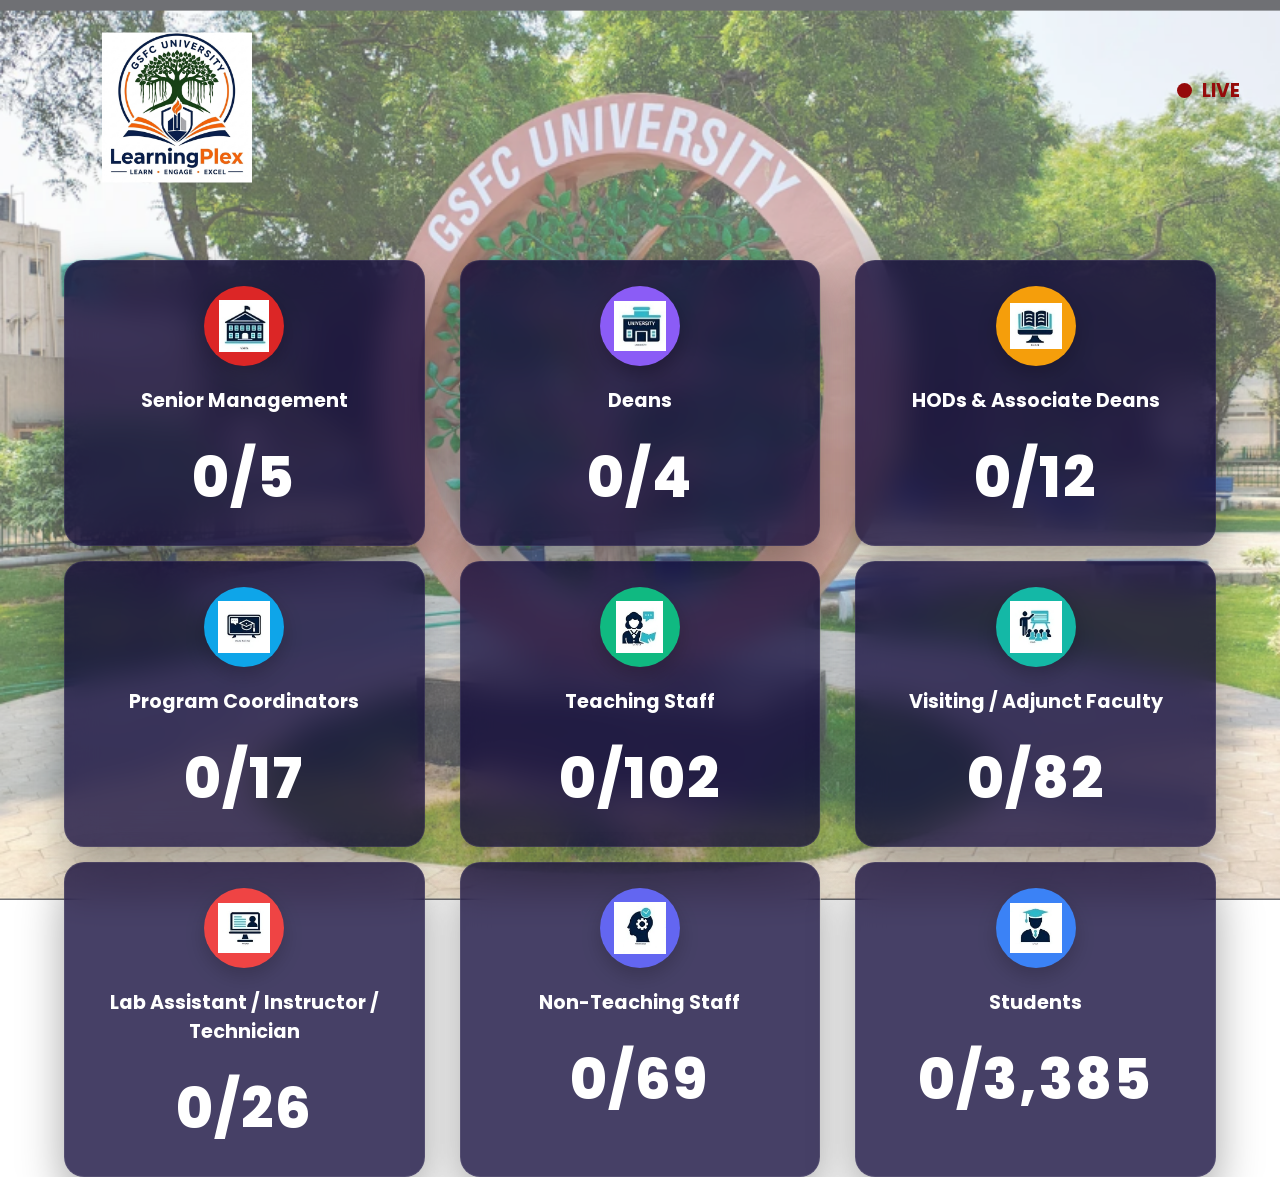
<file: index.html>
<!DOCTYPE html>
<html lang="en">

<head>

    <meta charset="UTF-8">
    <meta name="viewport" content="width=device-width, initial-scale=1.0">

    <title>Dashboard Guideplex</title>

    <!-- Google Font -->
    <link rel="preconnect" href="https://fonts.googleapis.com">
    <link rel="preconnect" href="https://fonts.gstatic.com" crossorigin>

    <link href="https://fonts.googleapis.com/css2?family=Poppins:wght@300;400;500;600;700;800&display=swap"
        rel="stylesheet">

    <!-- Bootstrap Icons -->
    <link rel="stylesheet"
href="https://cdn.jsdelivr.net/npm/bootstrap-icons@1.11.3/font/bootstrap-icons.min.css">

    <!-- CSS -->
    <link rel="stylesheet" href="css/style.css">

</head>

<body>


    <header>

        <div class="logo-background">

            

            <img src="assets/logo.png" alt="University Logo" class="logo">

          

        </div>

        <div class="live-status">

            <span class="live-dot"></span>

            <h3>LIVE</h3>

        </div>

    </header>

    <!-- Cards -->

    <main class="dashboard" id="dashboardPage">

    <div class="card authority" data-group="authority">
        <div class="icon-circle"><img src="assets/authority.jpeg" alt=""></div>
        <h2>Senior Management</h2>
        <h3 id="authority-count">0/5</h3>
    </div>

    <div class="card deans" data-group="deans">
        <div class="icon-circle"><img src="assets/dean.jpeg" alt=""></div>
        <h2>Deans</h2>
        <h3 id="deans-count">0/4</h3>
    </div>

    <div class="card hods" data-group="hods">
        <div class="icon-circle"><img src="assets/hod.jpeg" alt=""></div>
        <h2>HODs & Associate Deans</h2>
        <h3 id="hods-count">0/12</h3>
    </div>

    <div class="card pcs" data-group="pcs">
        <div class="icon-circle"><img src="assets/pc.jpeg" alt=""></div>
        <h2>Program Coordinators</h2>
        <h3 id="pcs-count">0/17</h3>
    </div>

    <div class="card faculty" data-group="faculty" >
        <div class="icon-circle"><img src="assets/faculty.jpeg" alt=""></div>
        <h2>Teaching Staff</h2>
        <h3 id="faculty-count">0/102</h3>
    </div>

    <div class="card visiting" data-group="visiting">
        <div class="icon-circle"><img src="assets/visiting.jpeg" alt=""></div>
        <h2>Visiting / Adjunct Faculty</h2>
        <h3 id="visiting-count">0/82</h3>
    </div>

    <div class="card lab" data-group="lab">
        <div class="icon-circle"><img src="assets/lab.jpeg" alt=""></div>
        <h2>Lab Assistant / Instructor / Technician</h2>
        <h3 id="lab-count">0/26</h3>
    </div>

    <div class="card nonteaching" data-group="staff">
        <div class="icon-circle"><img src="assets/staff.jpeg" alt=""></div>
        <h2>Non-Teaching Staff</h2>
        <h3 id="staff-count">0/69</h3>
    </div>

    <div class="card students" data-group="students">
        <div class="icon-circle"><img src="assets/student.jpeg" alt=""></div>
        <h2>Students</h2>
        <h3 id="students-count">0/3,385</h3>
    </div>

</main>

    <script src="js/app.js"></script>

</body>

</html>
</file>
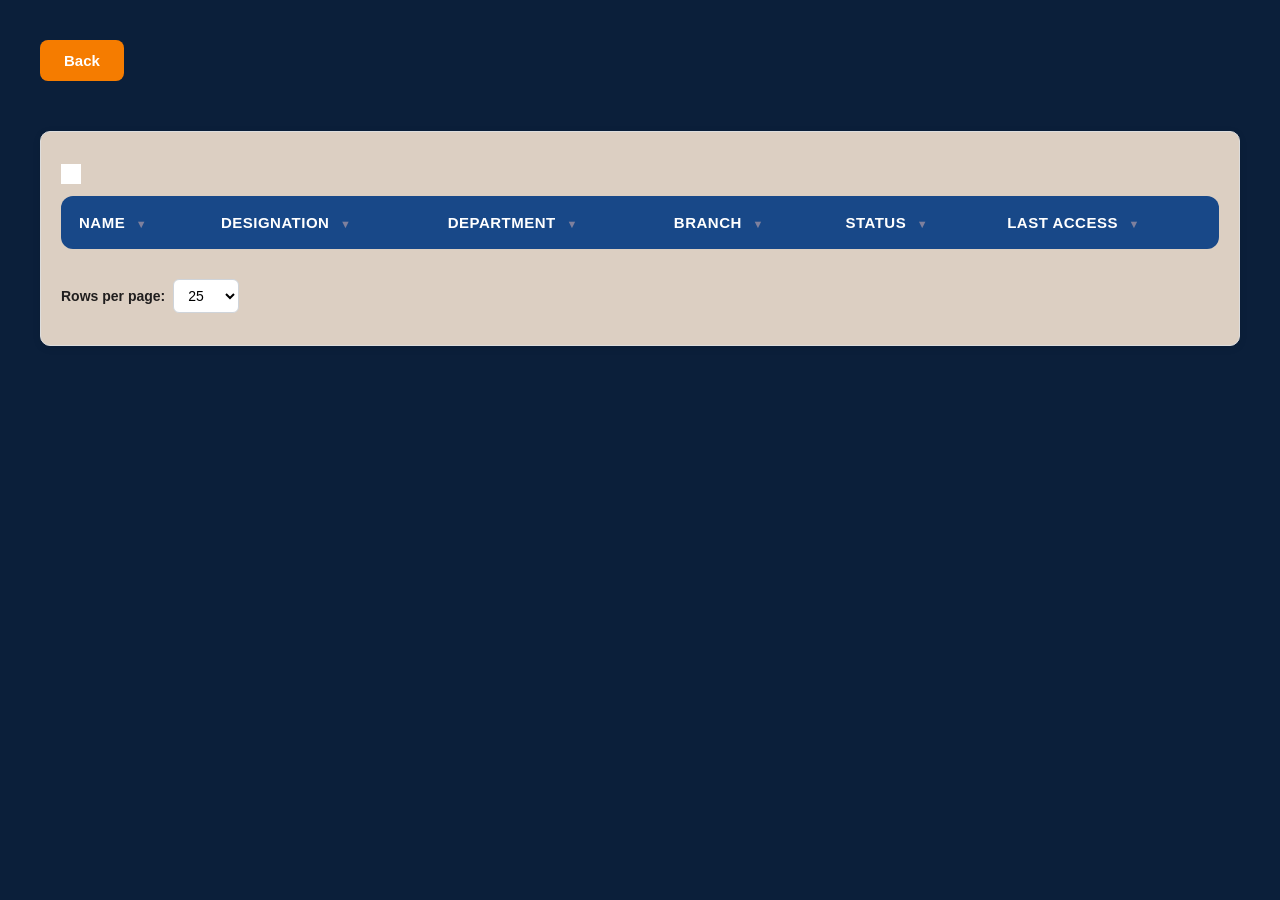
<file: details.html>
<!doctype html>
<html>
<head>
    <meta charset="UTF-8">
    <title>Details</title>
    <link rel="stylesheet" href="css/details.css" />
</head>

<body>

    <button id="backBtn">Back</button>

    <h2 id="tableTitle"></h2>
 <div class="table-box">
  <div class="table-toolbar">
    <div id="recordCount" class="recordCount" style="background-color: #fff;padding: 10px;"></div>

    <button id="clearAllFilters" class="clear-all-btn" style="display:none;">
        Clear All Filters
    </button>
</div>
    <!-- Search, Filter & Sort -->
   

    <table id="userTable">
        <thead>
    <tr>
        <th data-column="name">
            Name <span class="filter-icon">▼</span>
        </th>

        <th data-column="designation">
            Designation <span class="filter-icon">▼</span>
        </th>

        <th data-column="department">
            Department <span class="filter-icon">▼</span>
        </th>

        <th data-column="branch">
            Branch <span class="filter-icon">▼</span>
        </th>

        <th data-column="status">
            Status <span class="filter-icon">▼</span>
        </th>

        <th data-column="lastAccess">
            Last Access <span class="filter-icon">▼</span>
        </th>
    </tr>
</thead>

        <tbody></tbody>
    </table>
        <div class="pagination-container">

    <div class="rows-per-page">

        <b>Rows per page:</b>

        <select id="rowsPerPage">

            <option value="10">
                10
            </option>

            <option value="25" selected>
                25
            </option>

            <option value="50">
                50
            </option>

            <option value="100">
                100
            </option>

        </select>

    </div>

    <div id="pagination"></div>
</div>  
    <div id="filterMenu" class="filter-menu hidden"></div>


    <script src="js/details.js"></script>

</body>
</html>
</file>
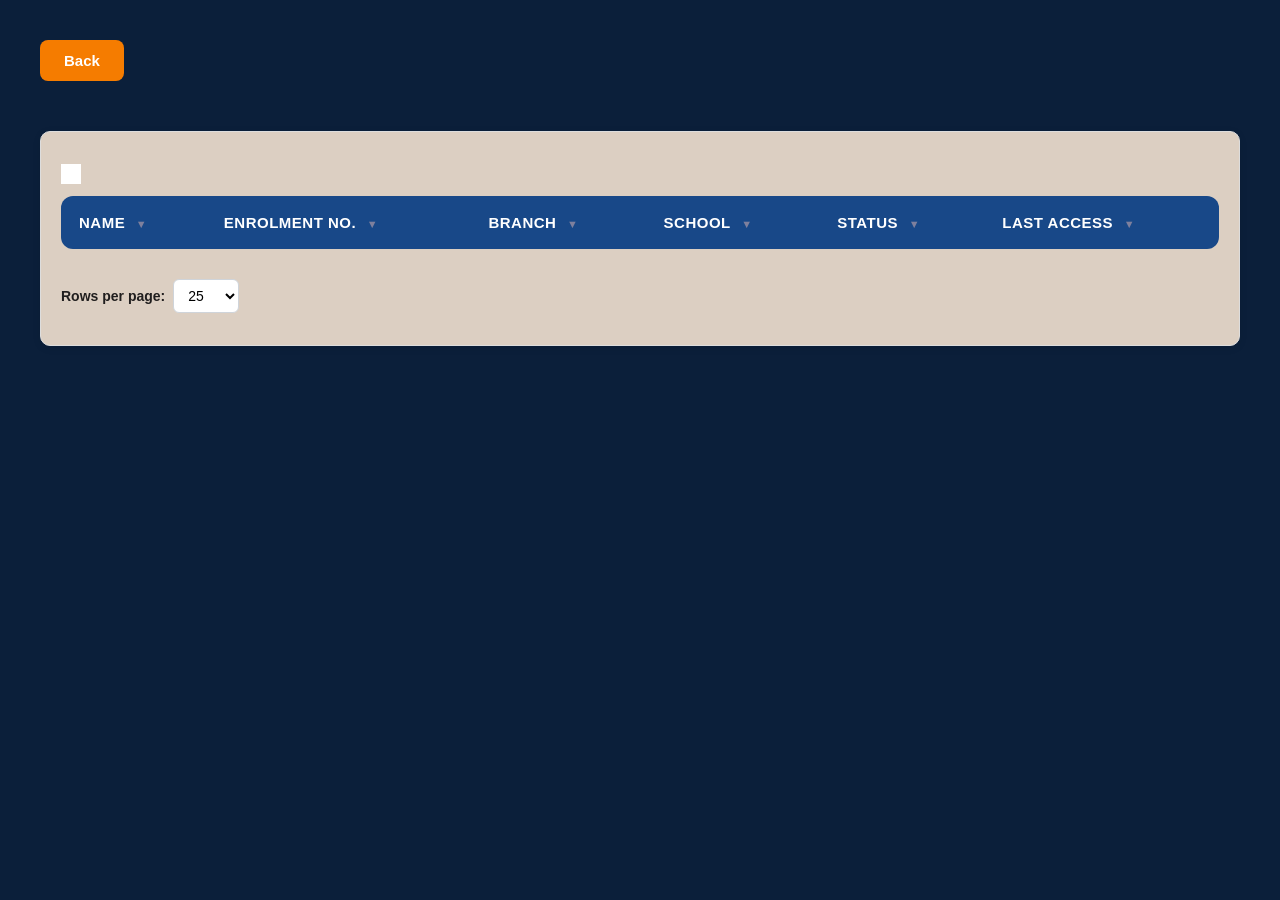
<file: details2.html>
<!doctype html>
<html>
  <head>
    <meta charset="UTF-8" />
    <title>Details</title>
    <link rel="stylesheet" href="css/details.css" />
  </head>

  <body>
    <button id="backBtn">Back</button>

    <h2 id="tableTitle"></h2>
    <div class="table-box">
      <div class="table-toolbar">
        <div
          id="recordCount"
          class="recordCount"
          style="background-color: #fff; padding: 10px"
        ></div>

        <button
          id="clearAllFilters"
          class="clear-all-btn"
          style="display: none"
        >
          Clear All Filters
        </button>
      </div>

      <table id="userTable">
        <thead>
          <tr>
            <th data-column="name">Name <span class="filter-icon">▼</span></th>

            <th data-column="enrolmentNo">
              Enrolment No. <span class="filter-icon">▼</span>
            </th>

            <th data-column="branch">
              Branch <span class="filter-icon">▼</span>
            </th>

            <th data-column="school">
              School <span class="filter-icon">▼</span>
            </th>

            <th data-column="status">
              Status <span class="filter-icon">▼</span>
            </th>

            <th data-column="lastAccess">
              Last Access <span class="filter-icon">▼</span>
            </th>
          </tr>
        </thead>

        <tbody></tbody>
      </table>
      <div class="pagination-container">
        <div class="rows-per-page">
          <b>Rows per page:</b>

          <select id="rowsPerPage">
            <option value="10">10</option>

            <option value="25" selected>25</option>

            <option value="50">50</option>

            <option value="100">100</option>
          </select>
        </div>

        <div id="pagination"></div>
      </div>
    </div>
    <div id="filterMenu" class="filter-menu hidden"></div>

    <script src="js/details2.js"></script>
  </body>
</html>
</file>
<file: css/style.css>
/* ===========================
   GOOGLE FONT
=========================== */

* {
  margin: 0;
  padding: 0;
  box-sizing: border-box;
}
body {
  font-family: "Poppins", sans-serif;
  color: #fff;
  max-height: 100vh;
  overflow-x: hidden;
  position: relative;
}
body::before {
  content: "";
  position: fixed;
  inset: 0;

  background: url("../assets/background.png") center center / cover no-repeat;

  opacity: 0.65; /* Change this value */

  z-index: -2;
}

/* ===========================
   BACKGROUND GLOW
=========================== */

.background-glow {
  position: fixed;
  width: 700px;
  height: 700px;
  background: #2563eb25;
  border-radius: 50%;
  filter: blur(140px);
  top: -250px;
  right: -250px;
  z-index: -1;
}

/* ===========================
   HEADER
=========================== */

header {
  position: relative;
  display: flex;
  justify-content: flex-end; /* Keeps LIVE on the right */
  padding: 25px 40px;
  height: 180px;
}

.logo {
  position: absolute;
  left: 8%;
  transform: translatey(5%);
  width: 150px;
  height: 150px;
  object-fit: contain;
}

/* ===========================
   LIVE
=========================== */

.live-status {
  display: flex;
  align-items: center;
  gap: 10px;
  font-weight: 800;
  color: #950b0b;
}

.live-dot {
  width: 15px;
  height: 15px;
  background: #950b0b;
  border-radius: 50%;
  animation: pulse 1.4s infinite;
}

@keyframes pulse {
  0% {
    transform: scale(1);
    opacity: 1;
  }

  50% {
    transform: scale(1.6);
    opacity: 0.4;
  }

  100% {
    transform: scale(1);
    opacity: 1;
  }
}

/* ===========================
   DASHBOARD
=========================== */

.dashboard {
  width: 90%;
  margin: 100px auto;

  display: grid;
  grid-template-columns: repeat(3, 1fr);
  gap: 35px;
}

.card {
  background: rgba(9, 1, 51, 0.75);
  backdrop-filter: blur(15px);

  border: 1px solid rgba(255, 255, 255, 0.08);
  margin-top: -20px;
  border-radius: 20px;

  padding: 25px;

  text-align: center;

  box-shadow: 0 20px 45px rgba(0, 0, 0, 0.35);
}

.card {
  animation: floatCard 6s ease-in-out infinite;
}

@keyframes floatCard {
  0% {
    transform: translateY(0px);
  }

  50% {
    transform: translateY(-6px);
  }

  100% {
    transform: translateY(0px);
  }
}
.students {
  animation-delay: 0s;
}

.deans {
  animation-delay: 1s;
}

.faculty {
  animation-delay: 2s;
}

.icon-circle {
  width: 80px;
  height: 80px;
  border-radius: 50%;
  background: #ffffff;
  display: flex;
  align-items: center;
  justify-content: center;
  margin: 0 auto 20px;
  box-shadow: 0 8px 20px rgba(0, 0, 0, 0.2);
}

.icon-circle img {
  width: 52px;
  height: 52px;
  object-fit: contain;
}

.deans .icon-circle {
  background: #8b5cf6;
}

.faculty .icon-circle {
  background: #10b981;
}

.students .icon-circle {
  background: #3b82f6;
}

/* Colors */

.students i {
  color: #3b82f6;
}

.deans i {
  color: #8b5cf6;
}

.faculty i {
  color: #10b981;
}

.card h2 {
  font-size: 1.2rem;

  margin-bottom: 20px;
}

.card h3 {
  font-size: 3.5rem;

  font-weight: 800;

  letter-spacing: 2px;
}

.card p {
  color: #bfc9d4;

  letter-spacing: 1px;
}

/* ===========================
   TOTAL
=========================== */

.total-section {
  width: 90%;

  margin: auto;

  text-align: center;

  padding: 45px;

  background: rgba(255, 255, 255, 0.05);

  border-radius: 22px;

  border: 1px solid rgba(255, 255, 255, 0.08);
}

.total-section h2 {
  color: #bfc9d4;

  margin-bottom: 15px;
}

.total-section h1 {
  font-size: 5rem;

  color: #22c55e;
}

/* ===========================
   FOOTER
=========================== */

footer {
  text-align: center;

  padding: 35px;

  color: #bfc9d4;
}

/* ===========================
   RESPONSIVE
=========================== */

@media (max-width: 992px) {
  .dashboard {
    grid-template-columns: 1fr;
  }

  header {
    flex-direction: column;

    gap: 25px;

    text-align: center;
  }

  .logo-section {
    flex-direction: column;
  }
}

.quote-footer {
  width: 100%;
  margin-top: -60px;
  justify-content: center;
  padding-bottom: 30px;
}

.quote {
  color: #000000;
  font-size: 2rem;
  font-weight: 350;
  line-height: 1.6;
  letter-spacing: 1px;
}

.quote strong {
  font-weight: 700;
}

.author {
  margin-top: 20px;
  text-align: right;
  font-size: 2rem;
  font-weight: 600;
  color: #222;
}
.authority .icon-circle {
  background: #dc2626;
}
.deans .icon-circle {
  background: #8b5cf6;
}
.hods .icon-circle {
  background: #f59e0b;
}
.pcs .icon-circle {
  background: #0ea5e9;
}
.faculty .icon-circle {
  background: #10b981;
}
.visiting .icon-circle {
  background: #14b8a6;
}
.lab .icon-circle {
  background: #ef4444;
}
.nonteaching .icon-circle {
  background: #6366f1;
}
.students .icon-circle {
  background: #3b82f6;
}

.card {
  cursor: pointer;
}
</file>
<file: css/details.css>
/* ---------- Reset ---------- */

* {
  margin: 0;
  padding: 0;
  box-sizing: border-box;
}

body {
  font-family: "Segoe UI", Tahoma, Geneva, Verdana, sans-serif;
  background: #0b1f3a;
  min-height: 100vh;
  padding: 40px;
}

/* ---------- Container ---------- */

.details-container {
  width: 95%;
  max-width: 1400px;
  margin: auto;
  background: #ffffff;
  border-radius: 18px;
  padding: 35px;
  box-shadow: 0 18px 45px rgba(0, 0, 0, 0.25);
}

/* ---------- Back Button ---------- */

#backBtn {
  background: #f57c00;
  color: #fff;
  border: none;
  padding: 12px 24px;
  border-radius: 8px;
  font-size: 15px;
  font-weight: 600;
  cursor: pointer;
  transition: 0.3s;
}

#backBtn:hover {
  background: #e65100;
  transform: translateY(-2px);
  box-shadow: 0 8px 20px rgba(245, 124, 0, 0.35);
}

/* ---------- Page Title ---------- */

#tableTitle {
  text-align: center;
  margin: 20px 0 30px;
  color: #d6dee8;
  font-size: 34px;
  font-weight: 700;
  letter-spacing: 1px;
  margin-bottom: 50px;
}

/* ---------- Table ---------- */

#userTable {
  width: 100%;
  border-collapse: collapse;
  border-radius: 12px;
  overflow: hidden;
}

/* Header */

#userTable thead {
  background: #184888;
}

#userTable th {
  color: #fff;
  padding: 18px;
  text-align: left;
  font-size: 15px;
  text-transform: uppercase;
  letter-spacing: 0.5px;
}

/* Body */

#userTable td {
  padding: 16px;
  color: #222;
  border-bottom: 1px solid #e8e8e8;
  font-size: 15px;
}

/* Zebra Rows */

#userTable tbody tr:nth-child(even) {
  background: #fff7f0;
}

#userTable tbody tr:nth-child(odd) {
  background: #ffffff;
}

/* Hover */

#userTable tbody tr:hover {
  background: #ffe0b2;
  transition: 0.25s;
}

/* Status */

.status {
  width: 14px;
  height: 14px;
  display: inline-block;
  border-radius: 50%;
}

.online {
  background: #2ecc71;
  box-shadow: 0 0 8px rgba(46, 204, 113, 0.6);
}

.offline {
  background: #e53935;
  box-shadow: 0 0 8px rgba(229, 57, 53, 0.6);
}

/* ---------- Responsive ---------- */

@media (max-width: 900px) {
  body {
    padding: 15px;
  }

  .details-container {
    padding: 18px;
  }

  #userTable {
    display: block;
    overflow-x: auto;
    white-space: nowrap;
  }
}

/* Filter icon */
.filter-icon {
    font-size: 11px;
    margin-left: 6px;
    color: #7e809d;
    transition: color 0.2s;
}

#userTable th:hover .filter-icon {
    color: #0d6efd;
}

/* Clickable header */
#userTable th {
    position: relative;
    cursor: pointer;
    user-select: none;
}

/* Popup */
.filter-menu {
    position: absolute;
    width: 260px;
    background: #fff;
    border: 1px solid #ddd;
    border-radius: 10px;
    box-shadow: 0 10px 30px rgba(44, 120, 191, 0.15);
    padding: 12px;
    z-index: 1000;
    animation: popup .18s ease;
}

/* Popup animation */
@keyframes popup {
    from{
        opacity:0;
        transform:translateY(-8px) scale(.98);
    }
    to{
        opacity:1;
        transform:translateY(0) scale(1);
    }
}

/* Hide popup */
.hidden{
    display:none;
}

/* Search box */
.filter-menu input[type="text"]{
    width:100%;
    padding:8px 10px;
    border:1px solid #d0d7de;
    border-radius:6px;
    outline:none;
    font-size:14px;
    margin-bottom:10px;
}

.filter-menu input[type="text"]:focus{
    border-color:#0d6efd;
    box-shadow:0 0 0 3px rgba(13,110,253,.15);
}

/* Values list */
.filter-values{
    max-height:220px;
    overflow-y:auto;
    margin-bottom:10px;
    border:1px solid #eee;
    border-radius:6px;
}

/* Scrollbar */
.filter-values::-webkit-scrollbar{
    width:8px;
}

.filter-values::-webkit-scrollbar-thumb{
    background:#ccc;
    border-radius:10px;
}

.filter-values::-webkit-scrollbar-thumb:hover{
    background:#999;
}

/* Each item */
.filter-item{
    display:flex;
    align-items:center;
    gap:8px;
    padding:7px 10px;
    cursor:pointer;
    transition:.2s;
}

.filter-item:hover{
    background:#f5f8ff;
}

/* Select all row */
.filter-values > label:first-child{
    display:flex;
    align-items:center;
    gap:8px;
    padding:8px 10px;
    font-weight:600;
}

/* Divider */
.filter-menu hr{
    border:none;
    border-top:1px solid #eee;
    margin:10px 0;
}

/* Buttons */
.filter-menu button{
    width:100%;
    padding:8px;
    border:none;
    border-radius:6px;
    cursor:pointer;
    font-size:14px;
    transition:.2s;
}

/* Sort buttons */
#sortAsc,
#sortDesc{
    background:#f4f6f8;
    color:#2039c5;
    margin-bottom:6px;
}

#sortAsc:hover,
#sortDesc:hover{
    background:#e7eefc;
}

/* Apply button */
#applyFilter{
    background:#0d6efd;
    color:#fff;
    margin-top:8px;
}

#applyFilter:hover{
    background:#0b5ed7;
}

/* Clear button */
#clearFilter{
    margin-top:6px;
    background:#f8f9fa;
    color:#1c52a3;
}

#clearFilter:hover{
    background:#e9ecef;
}

/* Value list */
.filter-values {
    max-height: 180px;
    overflow-y: auto;
    margin-bottom: 10px;
}

/* Each checkbox row */
.filter-values label {
    display: block;
    padding: 4px 0;
    cursor: pointer;
}

/* Buttons */
.filter-menu button {
    width: 100%;
    padding: 6px;
    margin-top: 5px;
    cursor: pointer;
}
.record-count {
    display: inline-block;
    padding: 6px 12px;
    margin: 0px;
    background: #f5f5f5;
    border: 1px solid #ddd;
    border-radius: 5px;
    font-size: 14px;
    line-height: 1.5;
}
.table-toolbar{
    display:flex;
    justify-content:space-between;
    align-items:center;
    margin:12px 0;
}

.clear-all-btn{
    padding:8px 14px;
    border:none;
    border-radius:6px;
    background:#dc3545;
    color:#fff;
    cursor:pointer;
    font-size:14px;
    transition:.2s;
    line-height: 1.5 ;
}

.clear-all-btn:hover{
    background:#bb2d3b;
}
.clear-all-btn:disabled{
    opacity:0.5;
    cursor:not-allowed;
}


.recordCount
{

    background-color: #fff !important;
    padding: 10px !important;

}
/* =========================================================
   PAGINATION
   ========================================================= */

.pagination-container {
    display: flex;
    justify-content: space-between;
    align-items: center;
    margin-top: 18px;
    padding: 12px 0;
    flex-wrap: wrap;
    gap: 12px;
}

/* Rows per page */

.rows-per-page {
    display: flex;
    align-items: center;
    gap: 8px;
    font-size: 14px;
    color: #201e1e;
}

.rows-per-page select {
    padding: 7px 10px 7px 10px;
    border: 1px solid #cfd4da;
    border-radius: 6px;
    background: #fff;
    font-size: 14px;
    cursor: pointer;
    outline: none;
}

.rows-per-page select:focus {
    border-color: #0d6efd;
    box-shadow: 0 0 0 2px rgb(235, 239, 245);
}

/* Pagination buttons */

#pagination {
    display: flex;
    align-items: center;
    gap: 5px;
}

#pagination button {
    min-width: 36px;
    height: 34px;
    padding: 5px 10px;

    border: 1px solid #d0d7de;
    border-radius: 6px;

    background: #fff;
    color: #333;

    font-size: 14px;
    cursor: pointer;

    transition: all 0.2s ease;
}

#pagination button:hover:not(:disabled) {
    background: #f0f4f8;
    border-color: #184888;
}

/* Current page */

#pagination button.active {
    background: #184888;
    color: #fff;
    border-color: #184888;
    font-weight: 600;
}

/* Disabled Previous / Next */

#pagination button:disabled {
    opacity: 0.45;
    cursor: not-allowed;
    background: #f5f5f5;
}

/* Previous / Next buttons */

#pagination .prev-next {
    padding-left: 14px;
    padding-right: 14px;
}

/* Ellipsis */

#pagination .ellipsis {
    min-width: 30px;
    text-align: center;
    color: #777;
    user-select: none;
}


/* =========================================================
   PAGINATION RESPONSIVE
   ========================================================= */

@media (max-width: 700px) {

    .pagination-container {
        flex-direction: column;
        align-items: stretch;
    }

    .rows-per-page {
        justify-content: center;
    }

    #pagination {
        justify-content: center;
        flex-wrap: wrap;
    }

    #pagination button {
        min-width: 34px;
        height: 32px;
    }
}
.pagination-ellipsis {
    display: inline-flex;
    align-items: center;
    justify-content: center;

    min-width: 30px;
    height: 34px;

    color: #fff3f3;
    font-size: 14px;
}
.table-box {
    background: #dccfc2;
    border: 1px solid #ddd;
    border-radius: 10px;
    padding: 20px;
    box-shadow: 0 2px 8px rgba(0, 0, 0, 0.08);
    margin: 20px 0;
    overflow-x: auto;
}
</file>
